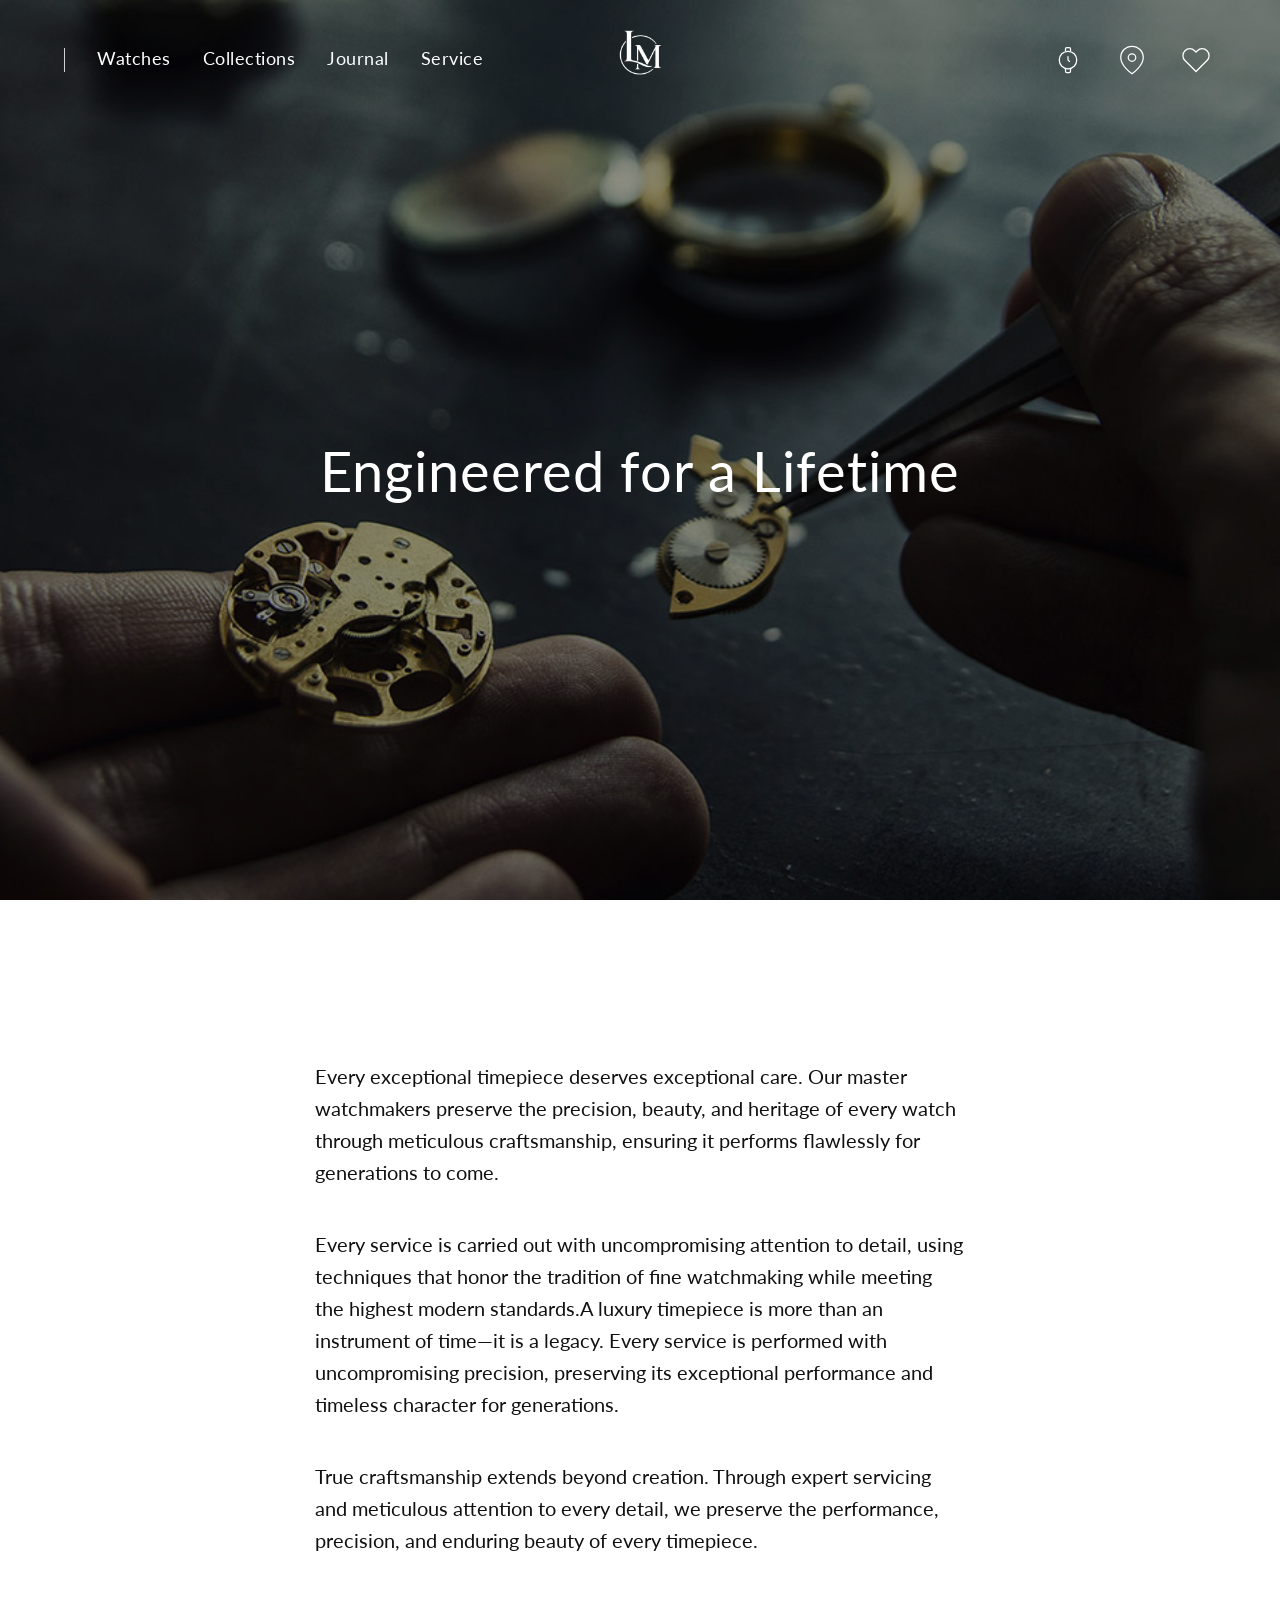
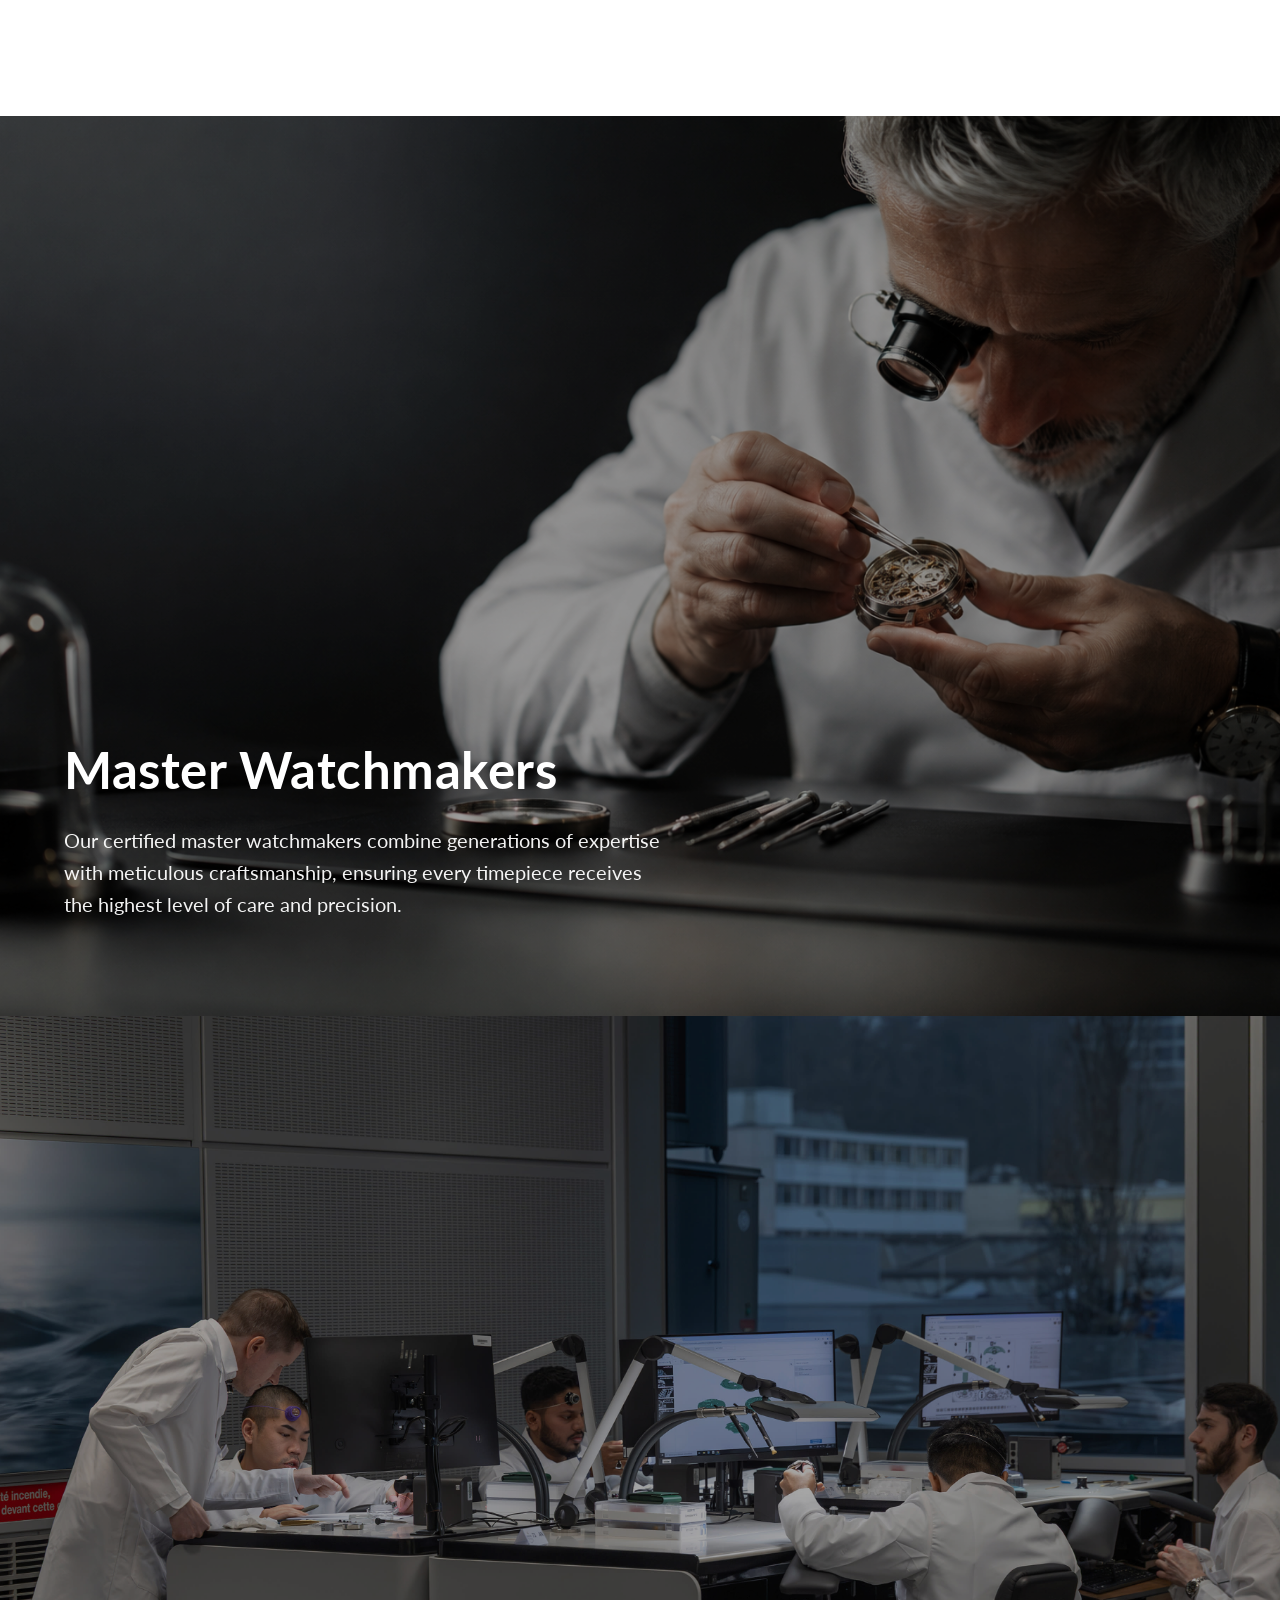
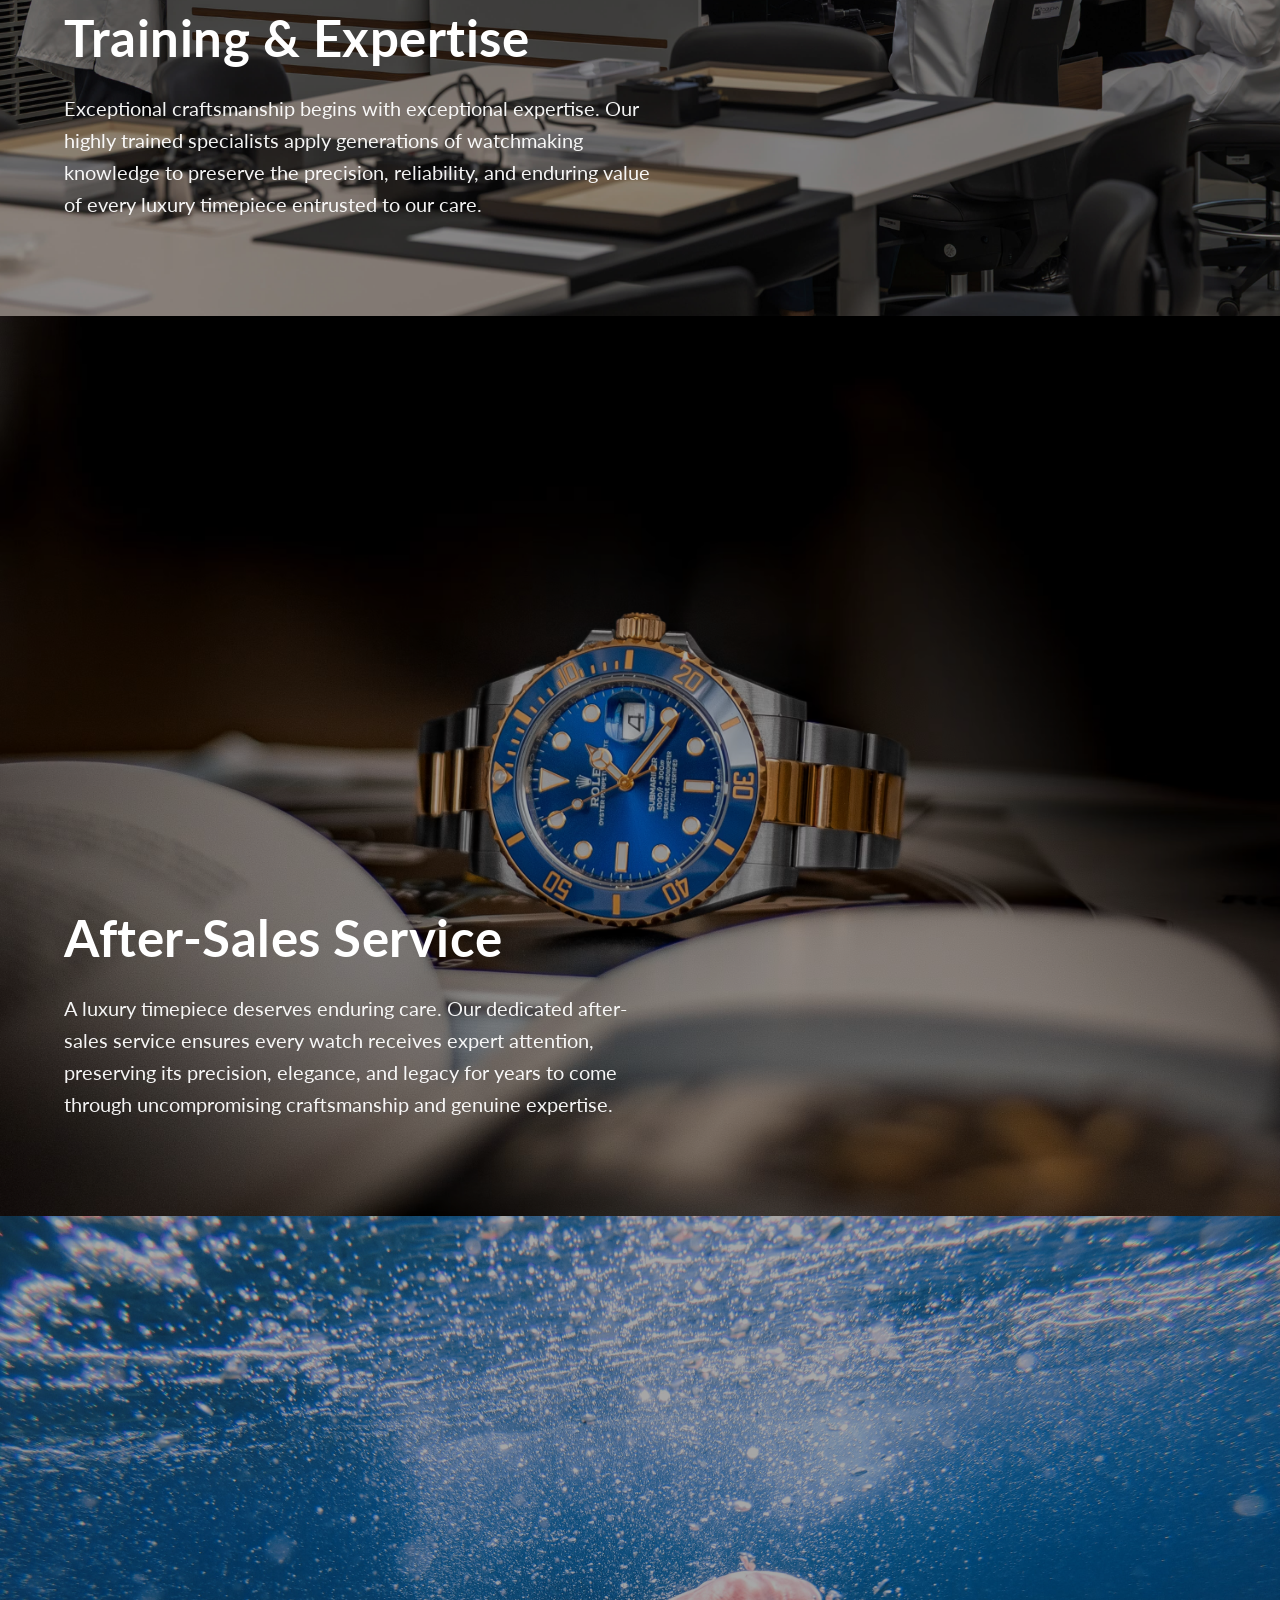
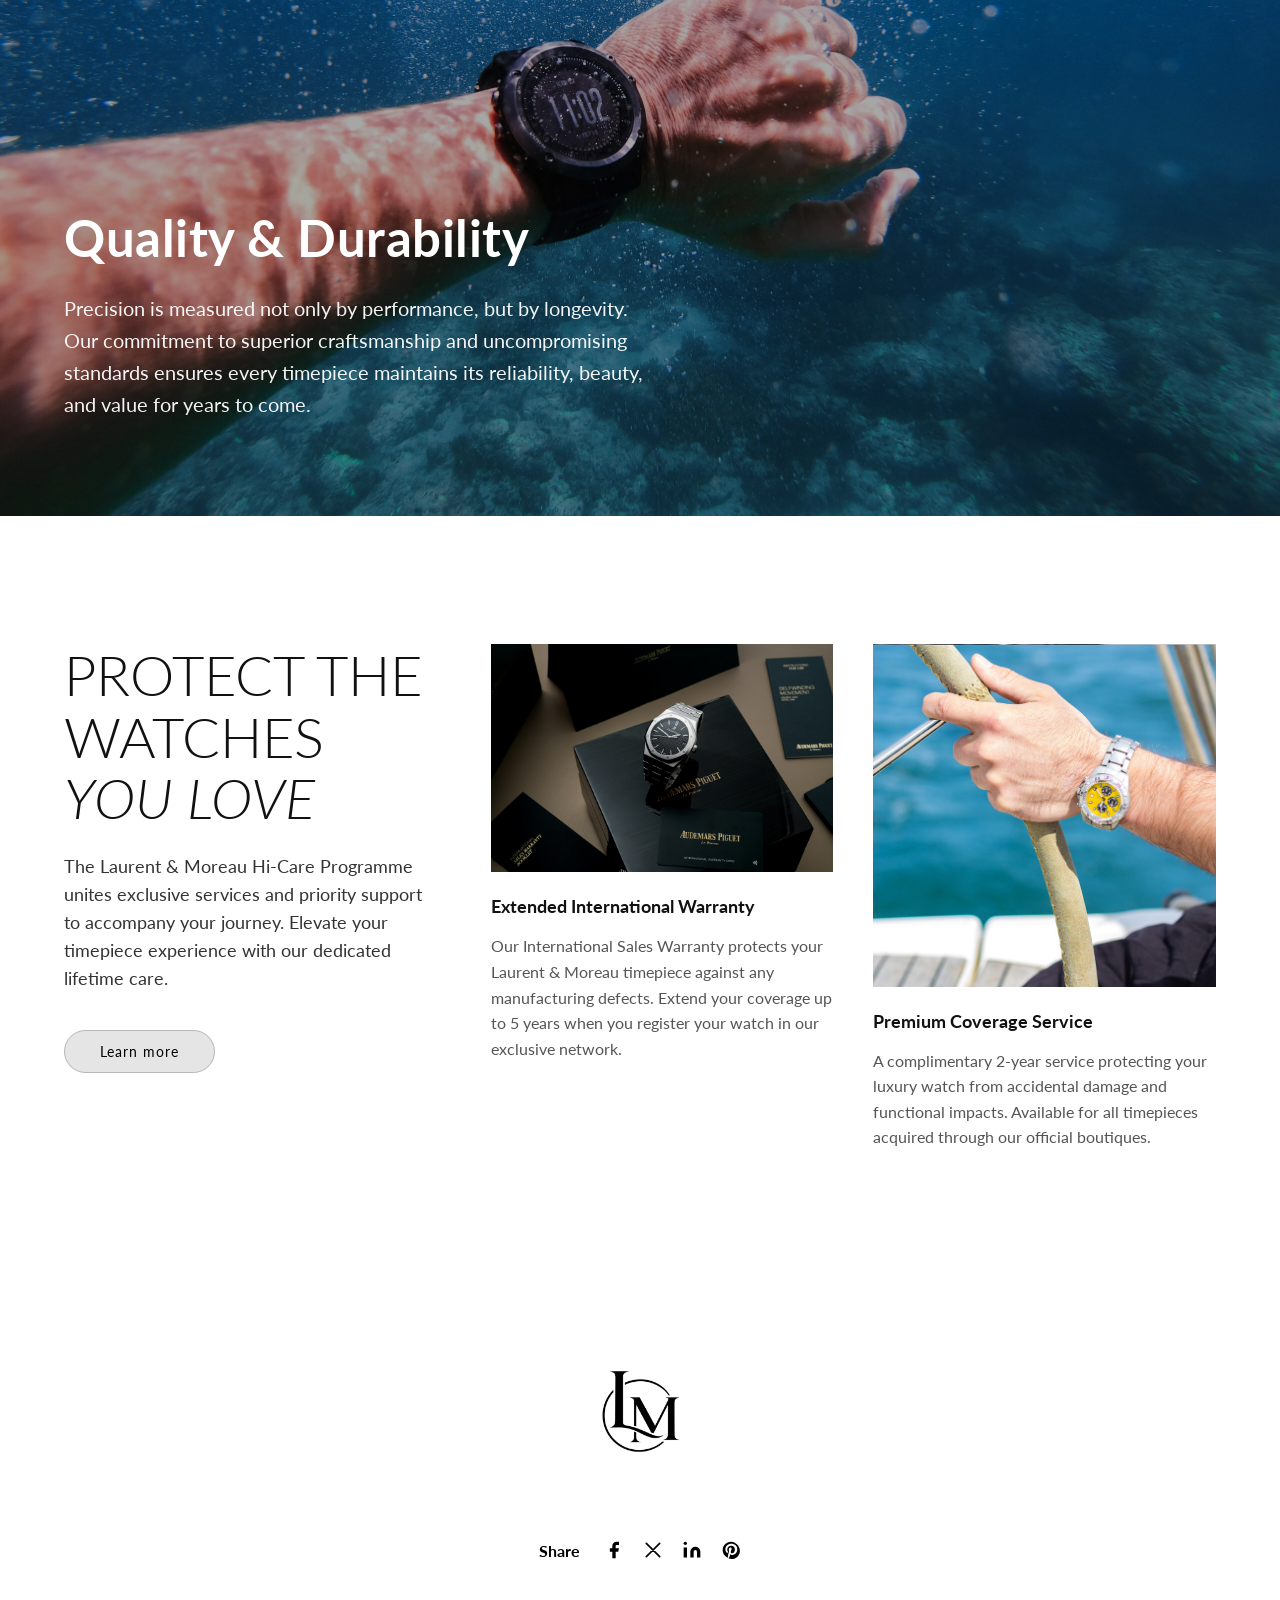
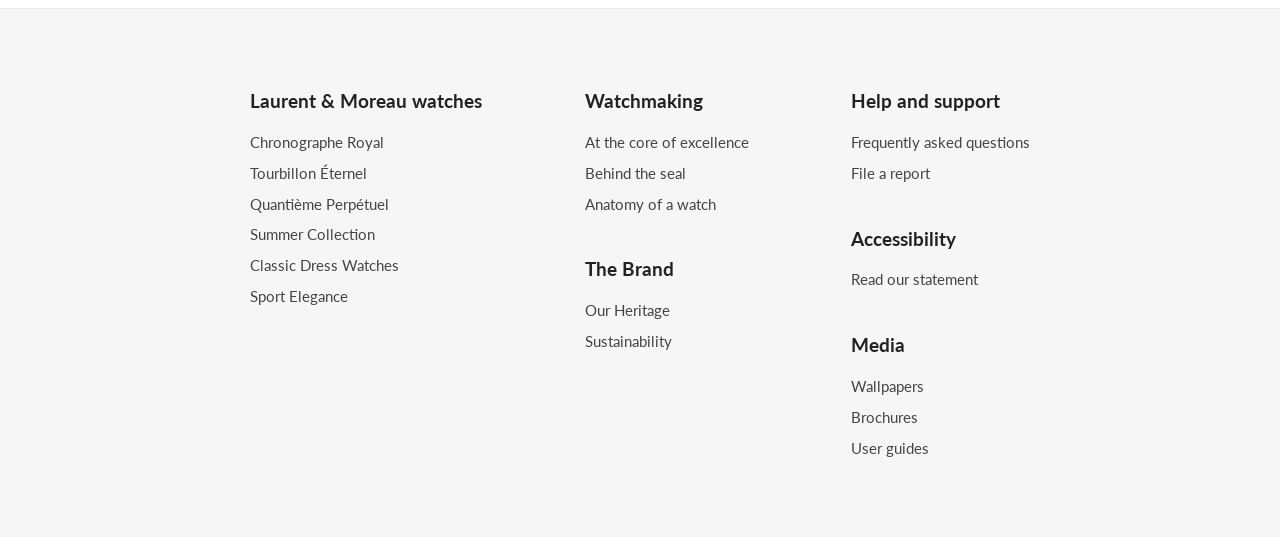
<file: services/services.html>
<!DOCTYPE html>
<html lang="en">
<head>
    <meta charset="UTF-8">
    <meta name="viewport" content="width=device-width, initial-scale=1.0">
    <title>Services - Laurent & Moreau</title>
    
    <!-- Го повикуваме navbar.css од components папката -->
    <link rel="stylesheet" href="../components/navbar.css"> 
    
    <!-- Вчитај го стилот за оваа страна -->
    <link rel="stylesheet" href="services.css">
        <link rel="stylesheet" href="../footer/footer.css">
    <!-- Вчитај го фонтот Lato од Google Fonts -->
    <link rel="preconnect" href="https://fonts.googleapis.com">
    <link rel="preconnect" href="https://fonts.gstatic.com" crossorigin>
    <link href="https://fonts.googleapis.com/css2?family=Lato:wght@300;400;700&display=swap" rel="stylesheet">
</head>
<body>

    <!-- Главната секција која сега го содржи и менито -->
    <section class="fullscreen-service">
        <div id="navbar"></div>
        <div class="service-content">
            <h1>Engineered for a Lifetime</h1>
        </div>
    </section>

    <!-- ВТОРА СЕКЦИЈА: Текст -->
    <section class="text-section">
        <div class="text-container">
            <p>Every exceptional timepiece deserves exceptional care. Our master watchmakers preserve the precision, beauty, and heritage of every watch through meticulous craftsmanship, ensuring it performs flawlessly for generations to come.</p>
            <p>Every service is carried out with uncompromising attention to detail, using techniques that honor the tradition of fine watchmaking while meeting the highest modern standards.A luxury timepiece is more than an instrument of time—it is a legacy. Every service is performed with uncompromising precision, preserving its exceptional performance and timeless character for generations.</p>
            <p>True craftsmanship extends beyond creation. Through expert servicing and meticulous attention to every detail, we preserve the performance, precision, and enduring beauty of every timepiece.</p>
        </div>
    </section>

    <!-- НОВ ЗАЕДНИЧКИ КОНТЕЈНЕР ЗА СТАКИНГ ЕФЕКТОТ -->
<div class="scroll-wrapper">

        <!-- ПРВА СЕКЦИЈА -->
        <section class="master-section slika-1">
            <div class="master-container">
                <h2>Master Watchmakers</h2>
                <p>Our certified master watchmakers combine generations of expertise with meticulous craftsmanship, ensuring every timepiece receives the highest level of care and precision.</p>
            </div>
        </section>

        <!-- ВТОРА СЕКЦИЈА -->
        <section class="master-section slika-2">
            <div class="master-container">
                <h2>Training & Expertise</h2>
                <p>Exceptional craftsmanship begins with exceptional expertise. Our highly trained specialists apply generations of watchmaking knowledge to preserve the precision, reliability, and enduring value of every luxury timepiece entrusted to our care.</p>
            </div>
        </section>
        
        <!-- ТРЕТА СЕКЦИЈА -->
        <section class="master-section slika-3">
            <div class="master-container">
                <h2>After-Sales Service</h2>
                <p>A luxury timepiece deserves enduring care. Our dedicated after-sales service ensures every watch receives expert attention, preserving its precision, elegance, and legacy for years to come through uncompromising craftsmanship and genuine expertise.</p>
            </div>
        </section>
        
        <!-- ЧЕТВРТА СЕКЦИЈА (Останува иста) -->
        <section class="training-section">
            <div class="training-container">
                <h2>Quality & Durability</h2>
                <p>Precision is measured not only by performance, but by longevity. Our commitment to superior craftsmanship and uncompromising standards ensures every timepiece maintains its reliability, beauty, and value for years to come.</p>
            </div>
        </section>

    </div>





        <section class="protection-section">
        <div class="protection-left">
            <h2>PROTECT THE<br>WATCHES<br><em>YOU LOVE</em></h2>
            <p>The Laurent & Moreau Hi-Care Programme unites exclusive services and priority support to accompany your journey. Elevate your timepiece experience with our dedicated lifetime care.</p>
            <a href="#" class="explore-btn">Learn more</a>
        </div>
        
        <div class="protection-right">
            <div class="protection-card">
                <img src="./sliki/protect.jpg" alt="Extended Warranty">
                <h3>Extended International Warranty</h3>
                <p>Our International Sales Warranty protects your Laurent & Moreau timepiece against any manufacturing defects. Extend your coverage up to 5 years when you register your watch in our exclusive network.</p>
            </div>
            
            <div class="protection-card">
                <img src="./sliki/dva.jpg" alt="Coverage Service">
                <h3>Premium Coverage Service</h3>
                <p>A complimentary 2-year service protecting your luxury watch from accidental damage and functional impacts. Available for all timepieces acquired through our official boutiques.</p>
            </div>
        </div>
    </section>


        <div id="footer-placeholder"></div>
    
    <!-- Скриптите што ја врши целата работа -->
    <script src="../components/navbar.js"></script> 
    <script src="services.js"></script>
    
</body>
</html>
</file>
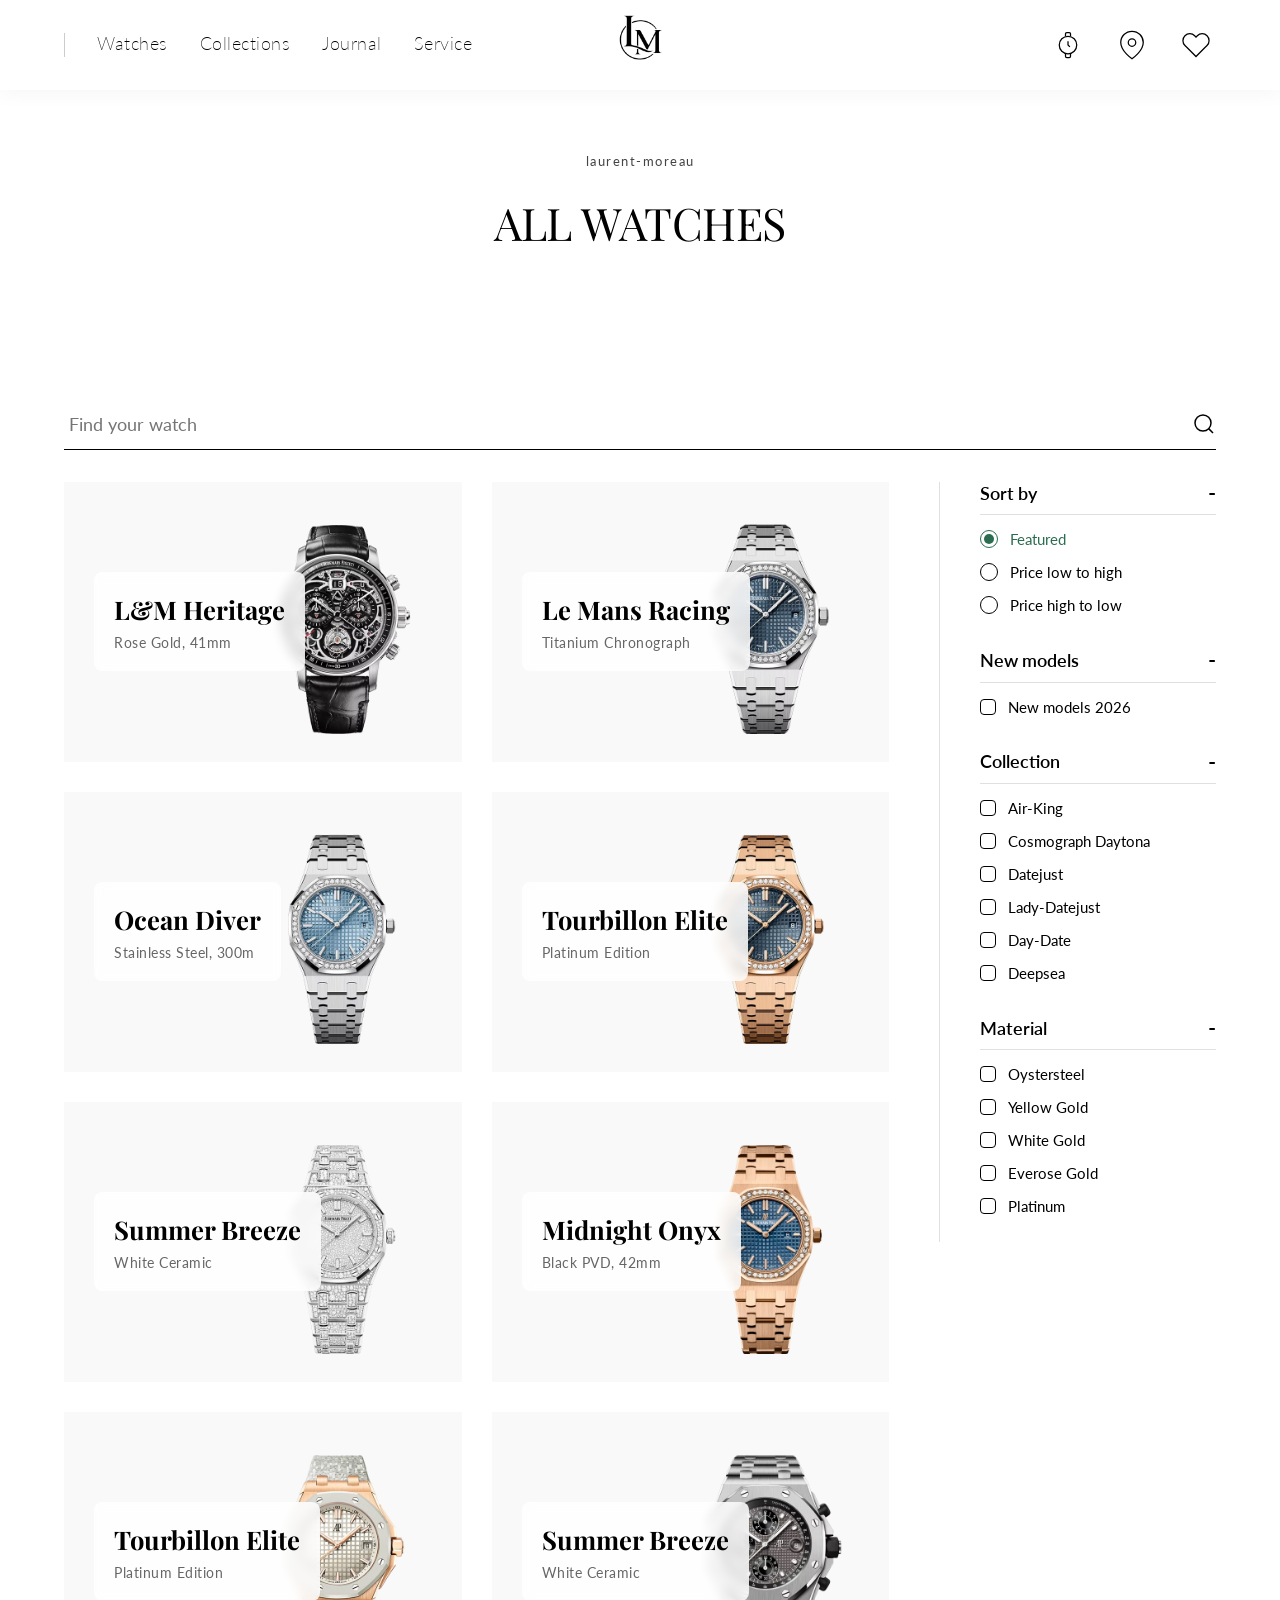
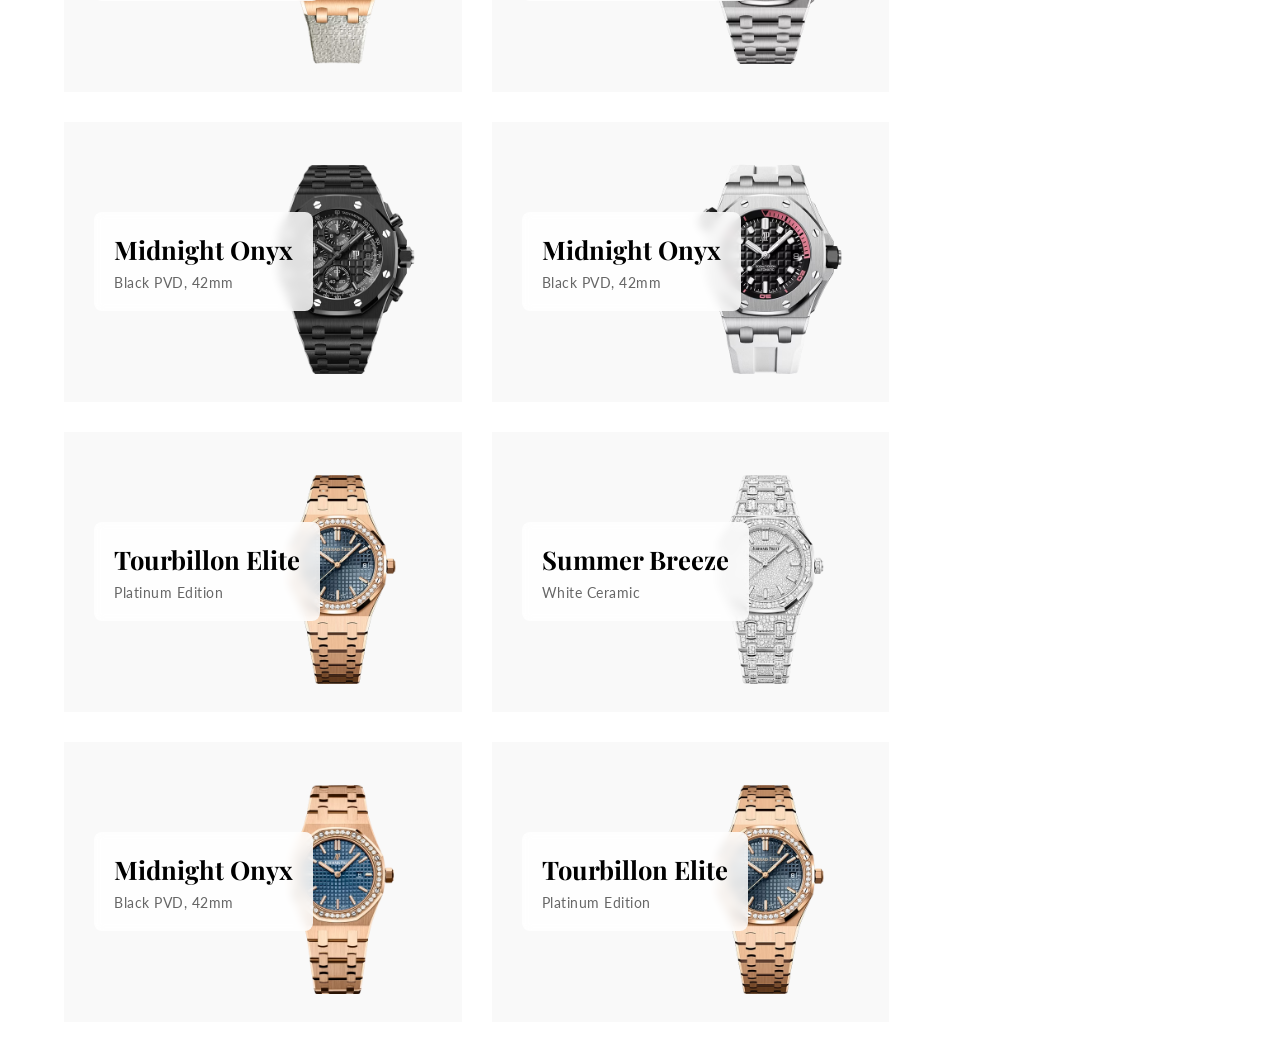
<file: watch/watch.html>
<!DOCTYPE html>
<html lang="en">
<head>
    <meta charset="UTF-8">
    <meta name="viewport" content="width=device-width, initial-scale=1.0">
    <title>All Watches - Laurent Moreau</title>
    <link href="https://fonts.googleapis.com/css2?family=Lato:wght@300;400;600&family=Playfair+Display:wght@400;600&display=swap" rel="stylesheet">
    
    <link rel="stylesheet" href="../components/navbar.css">
    <link rel="stylesheet" href="watch.css">
    
    <script src="../components/navbar.js" defer></script>
    <script src="watch.js" defer></script>
</head>
<body>
    
    <div id="navbar"></div>

    <main class="watch-page-container">
        <header class="page-header">
            <span class="brand-subtitle">Laurent-Moreau</span>
            <h1 class="page-title">ALL WATCHES</h1>
        </header>

        <div class="search-container">
            <input type="text" placeholder="Find your watch" class="search-input">
            <svg class="search-icon" xmlns="http://www.w3.org/2000/svg" width="24" height="24" viewBox="0 0 24 24" fill="none" stroke="currentColor" stroke-width="1.5"><circle cx="11" cy="11" r="8"/><line x1="21" y1="21" x2="16.65" y2="16.65"/></svg>
        </div>

        <div class="content-split">
            
            <section class="watches-scroll-area">
                <div class="watches-grid" id="watchesGrid">
                    </div>
            </section>

            <aside class="filters-scroll-area">
                <div class="filters-content">
                    
                    <div class="filter-group">
                        <div class="filter-header">
                            <h3>Sort by</h3>
                            <span class="toggle-icon">-</span>
                        </div>
                        <div class="filter-options">
                            <label class="custom-label">
                                <input type="radio" name="sort" checked>
                                <span class="radio-mark"></span>
                                <span class="label-text featured-text">Featured</span>
                            </label>
                            <label class="custom-label">
                                <input type="radio" name="sort">
                                <span class="radio-mark"></span>
                                <span class="label-text">Price low to high</span>
                            </label>
                            <label class="custom-label">
                                <input type="radio" name="sort">
                                <span class="radio-mark"></span>
                                <span class="label-text">Price high to low</span>
                            </label>
                        </div>
                    </div>
                    
                    <div class="filter-group">
                        <div class="filter-header">
                            <h3>New models</h3>
                            <span class="toggle-icon">-</span>
                        </div>
                        <div class="filter-options">
                            <label class="custom-label">
                                <input type="checkbox">
                                <span class="check-mark"></span>
                                <span class="label-text">New models 2026</span>
                            </label>
                        </div>
                    </div>

                    <div class="filter-group">
                        <div class="filter-header">
                            <h3>Collection</h3>
                            <span class="toggle-icon">-</span>
                        </div>
                        <div class="filter-options">
                            <label class="custom-label"><input type="checkbox"><span class="check-mark"></span><span class="label-text">Air-King</span></label>
                            <label class="custom-label"><input type="checkbox"><span class="check-mark"></span><span class="label-text">Cosmograph Daytona</span></label>
                            <label class="custom-label"><input type="checkbox"><span class="check-mark"></span><span class="label-text">Datejust</span></label>
                            <label class="custom-label"><input type="checkbox"><span class="check-mark"></span><span class="label-text">Lady-Datejust</span></label>
                            <label class="custom-label"><input type="checkbox"><span class="check-mark"></span><span class="label-text">Day-Date</span></label>
                            <label class="custom-label"><input type="checkbox"><span class="check-mark"></span><span class="label-text">Deepsea</span></label>
                        </div>
                    </div>

                    <div class="filter-group">
                        <div class="filter-header">
                            <h3>Material</h3>
                            <span class="toggle-icon">-</span>
                        </div>
                        <div class="filter-options">
                            <label class="custom-label"><input type="checkbox"><span class="check-mark"></span><span class="label-text">Oystersteel</span></label>
                            <label class="custom-label"><input type="checkbox"><span class="check-mark"></span><span class="label-text">Yellow Gold</span></label>
                            <label class="custom-label"><input type="checkbox"><span class="check-mark"></span><span class="label-text">White Gold</span></label>
                            <label class="custom-label"><input type="checkbox"><span class="check-mark"></span><span class="label-text">Everose Gold</span></label>
                            <label class="custom-label"><input type="checkbox"><span class="check-mark"></span><span class="label-text">Platinum</span></label>
                        </div>
                    </div>

                    <div class="filter-group">
                        <div class="filter-header">
                            <h3>Dial Color</h3>
                            <span class="toggle-icon">-</span>
                        </div>
                        <div class="filter-options">
                            <label class="custom-label"><input type="checkbox"><span class="check-mark"></span><span class="label-text">Black</span></label>
                            <label class="custom-label"><input type="checkbox"><span class="check-mark"></span><span class="label-text">White</span></label>
                            <label class="custom-label"><input type="checkbox"><span class="check-mark"></span><span class="label-text">Blue</span></label>
                            <label class="custom-label"><input type="checkbox"><span class="check-mark"></span><span class="label-text">Silver</span></label>
                            <label class="custom-label"><input type="checkbox"><span class="check-mark"></span><span class="label-text">Green</span></label>
                        </div>
                    </div>

                </div>
            </aside>
            
        </div>
    </main>

</body>
</html>
</file>
<file: components/navbar.css>
/* --- Навигација --- */
.navbar {
    display: flex;
    justify-content: space-between;
    align-items: center;
    width: 100%;
    height: 40px; 
    position: relative;
    padding: 0; 
    z-index: 1000; 
}

.navbar::before {
    content: '';
    position: fixed;
    top: 0;
    left: 0;
    width: 100%;
    height: 90px;
    background-color: #ffffff;
    z-index: -1;
    opacity: 0;
    visibility: hidden;
    transition: opacity 0.4s cubic-bezier(0.25, 0.8, 0.25, 1);
}

.navbar.mega-active::before {
    opacity: 1;
    visibility: visible;
}

.navbar.mega-active .nav-link { color: #000000; }
.navbar.mega-active .nav-link::after { background-color: #000000; }
.navbar.mega-active .active-menu-link::after {
    transform: scaleX(1);
    transform-origin: left;
}
.navbar.mega-active .vertical-line { background-color: #000000; opacity: 0.2; }
.navbar.mega-active .nav-right svg { color: #000000; stroke: #000000; }
.navbar.mega-active .logo img { filter: brightness(0); }

.nav-left {
    display: flex;
    align-items: center;
    gap: 2rem;
}

.vertical-line {
    width: 1px;
    height: 24px;
    background-color: #ffffff;
    opacity: 0.8;
    transition: background-color 0.4s ease, opacity 0.4s ease;
}

nav {
    display: flex;
    gap: 2rem;
}

.nav-link {
    color: #ffffff;
    text-decoration: none;
    font-size: 1.15rem; 
    letter-spacing: 0.5px;
    position: relative;
    padding-bottom: 4px;
    font-family: 'Lato', sans-serif;
    transition: color 0.4s ease;
}

.nav-link::after {
    content: '';
    position: absolute;
    width: 100%;
    height: 1px;
    bottom: 0;
    left: 0;
    background-color: #ffffff;
    transform: scaleX(0);
    transform-origin: right; 
    transition: transform 0.4s cubic-bezier(0.25, 0.8, 0.25, 1), background-color 0.4s ease;
}

.nav-link:hover::after {
    transform: scaleX(1);
    transform-origin: left; 
}

.logo {
    position: absolute;
    left: 50%;
    top: 50%;
    transform: translate(-50%, -50%);
    display: flex;
    align-items: center;
    z-index: 1;
}

.logo img {
    height: 90px; 
    width: auto;
    display: block;
    object-fit: contain;
    transition: filter 0.4s ease;
}
.logo h1 {
    font-family: 'Playfair Display', serif;
    font-size: 2.5rem;
    font-weight: 400;
    letter-spacing: -1px;
    border: 1px solid #ffffff;
    border-radius: 50%;
    padding: 10px 15px;
    line-height: 1;
}

.nav-right {
    display: flex;
    gap: 1.5rem;
    align-items: center;
    color: #ffffff; 
    position: relative;
    z-index: 5;
}

.nav-right a, .nav-right svg {
    color: inherit; 
    text-decoration: none; 
}

.nav-right svg {
    cursor: pointer;
    transition: opacity 0.3s ease, color 0.4s ease, stroke 0.4s ease;
    display: block; /* Спречува a href да создава чуден простор околу иконата */
}

.nav-right svg:hover, .nav-right a:hover svg {
    opacity: 0.6;
}

.navbar-white {
    position: fixed;
    font-weight: 200;
    top: -120px; 
    left: 0;
    width: 100%;
    height: 90px; 
    background-color: #ffffff;
    z-index: 1000;
    padding: 0 4rem; 
    box-shadow: 0 4px 20px rgba(0, 0, 0, 0.04); 
    transition: top 0.5s cubic-bezier(0.22, 1, 0.36, 1); 
    display: flex;
    justify-content: space-between;
    align-items: center;
}

.navbar-white.show {
    top: 0;
}

.navbar-white .nav-link {
    color: #000000;
}

.navbar-white .nav-link::after {
    background-color: #000000;
}

.navbar-white .vertical-line {
    background-color: #000000;
    opacity: 0.2;
}

.navbar-white .nav-right svg {
    color: #000000;
    stroke: #000000;
}

.navbar-white .logo img {
    filter: brightness(0); 
}

/* --- ДЕСКТОП МЕГА МЕНИ --- */
.mega-menu {
    position: fixed; 
    top: 90px; 
    left: 0;
    width: 100%; 
    background-color: #ffffff;
    color: #000000;
    opacity: 0;
    visibility: hidden;
    transform: translateY(-30px);
    transition: opacity 0.5s cubic-bezier(0.25, 0.46, 0.45, 0.94), 
                transform 0.5s cubic-bezier(0.25, 0.46, 0.45, 0.94), 
                visibility 0.5s;
    z-index: 999;
    display: flex;
    justify-content: center;
    padding: 4rem 5%;
    border-top: 1px solid rgba(0, 0, 0, 0.05);
    box-shadow: 0 20px 40px rgba(0,0,0,0.05);
}

.mega-menu.active {
    opacity: 1;
    visibility: visible;
    transform: translateY(0);
}

.mega-menu-content {
    display: flex;
    width: 100%;
    max-width: 100%;
    gap: 6rem;
}

.mega-menu-left {
    flex: 0 0 250px;
    display: flex;
    flex-direction: column;
}

.mega-menu-title {
    font-family: 'Lato', sans-serif;
    font-size: 0.75rem; 
    letter-spacing: 2px;
    text-transform: uppercase;
    color: #888888;
    margin-bottom: 2rem;
    font-weight: 600;
}

.mega-menu-links {
    list-style: none;
    padding: 0;
    margin: 0;
    display: flex;
    flex-direction: column;
    gap: 1.2rem;
}

.mega-menu-links a {
    color: #000000; 
    text-decoration: none;
    font-family: 'Lato', sans-serif; 
    font-size: 1.1rem; 
    font-weight: 400;
    transition: color 0.3s ease, transform 0.3s ease;
    display: inline-block;
}

.mega-menu-links a:hover {
    color: #777777; 
    transform: translateX(5px);
}

.mega-menu-right {
    display: flex;
    gap: 2rem;
    flex: 1;
    justify-content: space-between;
}

.mega-menu-image-card {
    display: flex;
    flex-direction: column;
    gap: 1rem;
    text-decoration: none;
    color: #000000; 
    flex: 1;
    transition: opacity 0.3s ease;
}

.mega-menu-image-card:hover {
    opacity: 0.8;
}

.mega-menu-image-card img {
    width: 100%;
    height: 320px;
    object-fit: cover;
}

.mega-menu-image-card span {
    font-family: 'Lato', sans-serif;
    font-size: 0.85rem;
    letter-spacing: 1.5px;
    text-transform: uppercase;
    text-align: center;
    border-bottom: 1px solid transparent;
    padding-bottom: 4px;
    align-self: center;
    transition: border-color 0.3s ease;
    font-weight: 600;
}

.mega-menu-image-card:hover span {
    border-color: #000000;
}

.hamburger, .mobile-menu-overlay { 
    display: none; 
}

/* --- МОБИЛНА ВЕРЗИЈА (Телефони и Таблети до 1024px) --- */
@media (max-width: 1024px) {
    .navbar, .navbar-white {
        padding: 0 1.2rem !important; 
        height: 60px; 
    }
    
    .nav-left nav, .nav-left .vertical-line, .mega-menu {
        display: none !important;
    }

    .nav-left {
        flex: 1;
        display: flex;
        justify-content: flex-start;
    }

    .hamburger {
        display: flex;
        align-items: center;
        cursor: pointer;
        color: #ffffff;
        z-index: 10;
        padding: 5px; 
    }
    
    .navbar-white .hamburger {
        color: #000000;
    }

    .logo { 
        position: absolute;
        left: 50%;
        top: 50%;
        transform: translate(-50%, -50%);
        z-index: 10;
    }
    .logo img { 
        height: 40px !important; 
    }

    .nav-right { 
        flex: 1;
        display: flex;
        justify-content: flex-end;
        gap: 1rem !important;
        padding-right: 0.4rem;
    }
    
    .nav-right svg { 
        width: 26px !important; 
        height: 26px !important; 
    }

    .mobile-menu-overlay {
        display: flex;
        flex-direction: column;
        position: fixed;
        top: 0;
        left: 0;
        width: 100%;
        height: 100vh;
        height: 100dvh;
        background-color: #ffffff;
        z-index: 99999;
        transform: translateY(-100%); 
        transition: transform 0.6s cubic-bezier(0.85, 0, 0.15, 1); 
        color: #000000;
        overflow-y: auto;
        overflow-x: hidden; 
    }

    .mobile-menu-overlay.active {
        transform: translateY(0); 
    }

    .mobile-menu-header {
        display: flex;
        justify-content: space-between;
        align-items: center;
        padding: 1.2rem;
        background: #ffffff;
        border-bottom: 1px solid rgba(0,0,0,0.05);
    }

    .close-menu {
        background: none;
        border: none;
        cursor: pointer;
        color: #000000;
        padding: 5px;
        display: flex;
    }

    .mobile-logo img {
        height: 40px;
        filter: brightness(0); 
    }

    .mobile-nav-links {
        display: flex;
        flex-direction: column;
        padding: 2.5rem 2rem;
        gap: 1.8rem;
        flex-grow: 1; 
    }

    .mobile-link {
        text-decoration: none;
        color: #000000;
        font-family: 'Lato', sans-serif;
        font-size: 0.95rem; 
        font-weight: 400;
        display: flex;
        justify-content: space-between;
        align-items: center;
        border-bottom: 1px solid rgba(0,0,0,0.04);
        padding-bottom: 12px;
    }

    .mobile-link .arrow {
        font-weight: 300;
        font-family: sans-serif;
        font-size: 0.8rem; 
        color: #888;
    }

    .mobile-sub-links {
        margin-top: 1rem;
        display: flex;
        flex-direction: column;
        gap: 1.5rem;
    }

    .mobile-sublink {
        text-decoration: none;
        color: #444444;
        font-family: 'Lato', sans-serif;
        font-size: 0.78rem; 
        font-weight: 400;
        display: flex;
        align-items: center;
        gap: 1rem;
    }

    .mobile-menu-bottom-img {
        display: flex;
        flex-direction: column;
        gap: 1.2rem;
        width: 100%;
        box-sizing: border-box;
        padding: 0 2rem 2.5rem 2rem;
        margin-top: 2rem;
        overflow: hidden;
    }

    .mobile-menu-bottom-img img {
        display: block;
        width: 100%;
        max-width: 100%;
        box-sizing: border-box;
        height: 18vh;
        max-height: 18vh;
        object-fit: cover;
        object-position: center;
        flex-shrink: 0;
    }
}

/* --- Small screen heights: iPhone SE and similar (height ≤ 680px) --- */
@media (max-width: 1024px) and (max-height: 680px) {
    .mobile-menu-bottom-img {
        gap: 0.8rem;
        margin-top: 1rem;
        padding-bottom: 1.5rem;
    }

    .mobile-menu-bottom-img img {
        height: 13vh;
        max-height: 13vh;
    }
}

@media (max-width: 1024px) {
    .navbar .logo {
        position: absolute !important;
        left: 50% !important;
        top: 50% !important; 
        transform: translate(-50%, -50%) !important; 
        display: flex;
        justify-content: center;
        align-items: center;
        margin: 0 !important;
    }
    
    .navbar .logo img {
        height: 55px !important; 
        width: auto !important;
    }

    .navbar .nav-right {
        margin-right: -25px !important;
        padding-right: 0 !important;
    }
}
</file>
<file: services/services.css>
/* Ресетирање на основните маргини */
* {
    margin: 0;
    padding: 0;
    box-sizing: border-box;
}

body {
    font-family: 'Lato', sans-serif;
    background-color: #ffffff;
}

/* Секција на цел екран */
.fullscreen-service {
    width: 100%;
    height: 100vh;
    background-image: url('./sliki/hero.jpg'); 
    background-size: cover; 
    background-position: center; 
    background-repeat: no-repeat;
    position: relative;
    display: flex;
    flex-direction: column;
    padding: 2.5rem 4rem; 
}

.fullscreen-service::before {
    content: "";
    position: absolute;
    inset: 0;
    background: rgba(0, 0, 0, 0.45); 
    z-index: 1;
}

#navbar {
    position: relative;
    z-index: 10;
}

.service-content {
    position: relative;
    z-index: 2;
    flex-grow: 1; 
    display: flex;
    justify-content: center;
    align-items: center; 
}

.service-content h1 {
    font-family: 'Lato', sans-serif;
    font-size: 3.5rem; 
    font-weight: 400; 
    color: white; 
    letter-spacing: 1px; 
    text-align: center;
}

.text-section {
    width: 100%;
    background-color: #ffffff;
    padding: 10rem 2rem; 
    display: flex;
    justify-content: center;
    align-items: center;
}

.text-container {
    max-width: 650px; 
    width: 100%;
    /* Додадено за анимацијата */
    opacity: 0;
    transform: translateY(60px);
    transition: opacity 1.2s cubic-bezier(0.25, 1, 0.5, 1), transform 1.2s cubic-bezier(0.25, 1, 0.5, 1);
}

.text-container p {
    font-family: 'Lato', sans-serif;
    font-size: 1.25rem; 
    font-weight: 400;
    line-height: 1.6; 
    color: #111111;
    text-align: left; 
    margin-bottom: 2.5rem; 
}

.text-container p:last-child {
    margin-bottom: 0; 
}

.text-container.show {
    opacity: 1;
    transform: translateY(0);
}

/* ========================================= */
/* КОНТЕЈНЕР КОЈ ГИ ДРЖИ ДВЕТЕ СЕКЦИИ ЗАЕДНО */
/* ========================================= */
.scroll-wrapper {
    position: relative;
    width: 100%;
}

/* ========================================= */
/* СТИЛ ЗА ПОСЛЕДНАТА СЕКЦИЈА (MASTER WATCHMAKERS) */
/* ========================================= */
.master-section {
    width: 100%;
    height: 100vh; 
    /* background-image е избришано од тука за да не се повторува */
    background-size: cover;
    background-position: center;
    background-repeat: no-repeat;
    
    position: sticky;
    position: -webkit-sticky; 
    top: 0;
    z-index: 1; 
    
    display: flex;
    flex-direction: column;
    justify-content: flex-end; 
    padding: 6rem 4rem; 
}

.slika-1 { background-image: url('./sliki/master.png'); }
.slika-2 { background-image: url('./sliki/vtora.jpg'); } /* Смени го името на сликата */
.slika-3 { background-image: url('./sliki/treta.avif'); }

.master-section::before {
    content: "";
    position: absolute;
    inset: 0;
    background: rgba(0, 0, 0, 0.35); 
    z-index: 1;
}

.master-container {
    position: relative;
    z-index: 2;
    max-width: 600px; 
}

.master-container h2 {
    font-family: 'Lato', sans-serif;
    font-size: 3.2rem;
    font-weight: 700;
    color: #ffffff;
    margin-bottom: 1.5rem;
    letter-spacing: 0.5px;
}

.master-container p {
    font-family: 'Lato', sans-serif;
    font-size: 1.25rem;
    font-weight: 400;
    line-height: 1.6;
    color: #ffffff;
    opacity: 0.95;
}

/* ========================================= */
/* НОВА СЕКЦИЈА: TRAINING & EXPERTISE */
/* ========================================= */
.training-section {
    width: 100%;
    height: 100vh; 
    background-image: url('./sliki/water.jpg'); 
    background-size: cover;
    background-position: center;
    background-repeat: no-repeat;
    
    position: relative;
    z-index: 2; 
    
    display: flex;
    flex-direction: column;
    justify-content: flex-end; 
    padding: 6rem 4rem; 
}

.training-section::before {
    content: "";
    position: absolute;
    inset: 0;
    background: rgba(0, 0, 0, 0.35); 
    z-index: 1;
}

.training-container {
    position: relative;
    z-index: 2;
    max-width: 600px; 
    
    opacity: 0;
    transform: translateY(60px);
    transition: opacity 1.2s cubic-bezier(0.25, 1, 0.5, 1), transform 1.2s cubic-bezier(0.25, 1, 0.5, 1);
}

.training-container.show {
    opacity: 1;
    transform: translateY(0);
}

.training-container h2 {
    font-family: 'Lato', sans-serif;
    font-size: 3.2rem;
    font-weight: 700;
    color: #ffffff;
    margin-bottom: 1.5rem;
    letter-spacing: 0.5px;
}

.training-container p {
    font-family: 'Lato', sans-serif;
    font-size: 1.25rem;
    font-weight: 400;
    line-height: 1.6;
    color: #ffffff;
    opacity: 0.95;
}



/* ========================================= */
/* NOVA SEKCIJA: PROTECT THE WATCHES         */
/* ========================================= */
.protection-section {
    width: 100%;
    background-color: #ffffff;
    padding: 8rem 4rem;
    display: flex;
    justify-content: space-between;
    align-items: flex-start;
    gap: 4rem;
}

.protection-left {
    flex: 1;
    max-width: 400px;
}

.protection-left h2 {
    font-family: 'Lato', sans-serif;
    font-size: 3.5rem;
    font-weight: 300; /* Tanji font za luksuzan izgled */
    color: #111111;
    line-height: 1.1;
    margin-bottom: 1.5rem;
}

.protection-left h2 em {
    font-style: italic;
    font-weight: 300;
}

.protection-left p {
    font-family: 'Lato', sans-serif;
    font-size: 1.1rem;
    font-weight: 400;
    line-height: 1.6;
    color: #333333;
    margin-bottom: 3rem;
}

/* Stil gumba točno prema tvojoj slici (kopce.JPG) */
.explore-btn {
    color: black;
    text-decoration: none;
    font-size: 0.9rem;
    letter-spacing: 1px;
    padding: 12px 35px;
    border-radius: 30px;
    background: rgba(0, 0, 0, 0.1);
    border: 1px solid rgba(0, 0, 0, 0.2);
    transition: all 0.3s ease;
}
.protection-right {
    flex: 2;
    display: flex;
    gap: 2.5rem;
}

.protection-card {
    flex: 1;
    display: flex;
    flex-direction: column;
}

.protection-card img {
    width: 100%;
    height: auto;
    object-fit: cover;
    margin-bottom: 1.5rem;
}

.protection-card h3 {
    font-family: 'Lato', sans-serif;
    font-size: 1.1rem;
    font-weight: 700;
    color: #111111;
    margin-bottom: 1rem;
}

.protection-card p {
    font-family: 'Lato', sans-serif;
    font-size: 1rem;
    font-weight: 400;
    line-height: 1.6;
    color: #555555;
}


/* ========================================= */
/* ПРОФЕСИОНАЛНА МОБИЛНА ВЕРЗИЈА (ПОД 992px) */
/* ========================================= */

@media screen and (max-width: 992px) {
    /* Прилагодување на последната секција со големата слика */
    .training-section {
        padding: 4rem 2rem; /* Помал простор од страните за мобилен */
        height: auto;
        min-height: 100vh;
    }
.slika-1 {
    /* Стандардно е center (50%). Со 30% ја поместуваме сликата. 
       Ако сакаш уште повеќе, стави 20% или 10%. */
    background-position: 30% center; 
}

/* 2. Активирање на sticky ефектот на мобилен (сликите да стојат во место) */
.master-section {
    position: -webkit-sticky; 
    position: sticky;
    top: 0;
    height: 100vh; 
    height: 100svh; /* 100svh спречува сликата да "скока" кога ќе се скрие URL лентата на телефонот */
    padding: 4rem 2rem; /* Го изедначуваме падингот со training-section за да не се крши ефектот */
}

/* 3. Изедначување на текстот за мобилен */
.master-container p {
    font-size: 1rem; 
}

/* 4. Фикс за iOS Safari: овозможува секциите мазно да се лизгаат една преку друга */
.scroll-wrapper {
    clip-path: inset(0 0 0 0);
}
    .training-container p {
        font-size: 1rem; /* Оптимизиран фонт за читање на помали екрани */
    }

    /* Прилагодување на секцијата 'Protect the watches' */
    .protection-section {
        flex-direction: column; /* Ги поставуваме левиот и десниот дел еден под друг */
        padding: 4rem 2rem;
        gap: 3rem;
    }

    .protection-left {
        max-width: 100%;
        text-align: center; /* Центрирањето изгледа попремиум на мобилен */
        display: flex;
        flex-direction: column;
        align-items: center;
    }

    .protection-left h2 {
        font-size: 2.5rem; /* Намален наслов за да не излегува од екран */
    }

    .protection-right {
        flex-direction: column; /* Картичките со слики ги редиме една под друга */
        width: 100%;
        gap: 2.5rem;
    }

    .protection-card {
        width: 100%;
        align-items: center;
        text-align: center;
    }

    .protection-card img {
        max-width: 100%;
        border-radius: 4px; /* Опционално: малку помек раб на сликите за мобилен */
    }
}

/* Дополнителни ситни корекции за многу мали телефони (под 480px) */
@media screen and (max-width: 480px) {
    .protection-left h2 {
        font-size: 2rem;
    }
    
    .explore-btn {
        width: 100%; /* Копчето завзема цела ширина на мали екрани за полесно кликање */
        text-align: center;
        box-sizing: border-box;
    }
}

/* ================================================================ */
/* MOBILE RESPONSIVE STYLES — 320px to 768px                        */
/* Everything above this point, including the existing 992px and    */
/* 480px breakpoints, is untouched. Desktop (>768px) keeps rendering*/
/* pixel-for-pixel identical. Every rule below is nested inside a   */
/* max-width: 768px query, so none of it ever reaches desktop.      */
/* ================================================================ */
@media screen and (max-width: 768px) {

    /* Global safety net: guarantees no horizontal scroll on any phone */
    html,
    body {
        overflow-x: hidden;
    }

    img {
        max-width: 100%;
        height: auto;
    }

    /* ---- Hero (fullscreen-service) ---- */
    .fullscreen-service {
        padding: 2rem 1.5rem;
        height: 100vh;
        height: 100svh; /* avoids the mobile address-bar viewport jump */
    }

    .service-content h1 {
        font-size: clamp(1.875rem, 7vw, 2.5rem);
        line-height: 1.25;
        letter-spacing: 0.5px;
        overflow-wrap: break-word;
    }

    /* ---- Intro text section ---- */
    .text-section {
        padding: 4rem 1.5rem;
    }

    .text-container p {
        font-size: 1.05rem;
        line-height: 1.65;
        margin-bottom: 1.75rem;
    }

    /* ---- Sticky stacking sections: Master Watchmakers / Training & Expertise / After-Sales Service ---- */
    .master-section {
        height: 100vh;
        height: 100svh;
        padding: 2rem 1.5rem 3.5rem;
    }

    .master-container h2,
    .training-container h2 {
        font-size: clamp(1.75rem, 6vw, 2.25rem);
        line-height: 1.2;
        margin-bottom: 1rem;
        overflow-wrap: break-word;
    }

    .master-container p {
        font-size: 1rem;
    }

    /* ---- Quality & Durability: align side padding with the rest ---- */
.training-section {
    padding: 4rem 2rem;
    height: auto;
    min-height: 100vh;
    min-height: 100svh; /* <-- ДОДАДИ ЈА САМО ОВАА ЛИНИЈА */
}

    /* ---- Protect the watches: align side padding with the rest ---- */
    .protection-section {
        padding: 4rem 1.5rem;
    }

    /* ---- CTA button: bigger, more reliable touch target ---- */
    .explore-btn {
        display: inline-block;
        padding: 16px 32px;
        font-size: 0.95rem;
    }
}
</file>
<file: footer/footer.css>
/* --- FOOTER СЕКЦИЈА --- */
.site-footer {
    width: 100%;
    display: flex;
    flex-direction: column;
    background-color: #ffffff;
    color: #000000;
}

/* Лого */
.footer-logo-wrap {
    display: flex;
    justify-content: center;
    align-items: center;
    padding: 4rem 0 2rem 0;
}

.footer-main-logo {
    max-width: 180px;
    height: auto;
    filter: invert(1); /* Ова ќе ја направи сликата црна за да ја тестираш */
}

/* Share (Центрирано) */
.footer-share-wrap {
    display: flex;
    justify-content: center;
    align-items: center;
    gap: 1.5rem;
    padding: 0 0 3rem 0;
}

.share-label {
    font-family: 'Lato', sans-serif;
    font-weight: 700;
    font-size: 1rem;
    color: #000000;
}

.share-icons {
    display: flex;
    gap: 1.2rem;
    align-items: center;
}

.share-icons a {
    color: black; /* Карактеристичната зелена боја од сликата */
    transition: opacity 0.3s ease;
    display: flex;
    align-items: center;
}

.share-icons a:hover {
    opacity: 0.6;
}

/* Долни линкови (сива позадина) */
.footer-links-wrap {
    background-color: #f6f6f6; /* Светло сивата позадина од сликата */
    display: flex;
    justify-content: center;
    gap: 8vw; /* Растојание меѓу колоните */
    padding: 5rem 2rem;
    border-top: 1px solid #eaeaea;
}

.footer-col {
    display: flex;
    flex-direction: column;
    gap: 0.8rem;
}

.footer-col h3 {
    font-family: 'Lato', sans-serif;
    font-size: 1.2rem;
    font-weight: 700;
    color: #222222;
    margin-bottom: 0.5rem;
}

/* Класа за насловите што се подолу во истата колона */
.footer-col h3.margin-top {
    margin-top: 2rem; 
}

.footer-col a {
    font-family: 'Lato', sans-serif;
    text-decoration: none;
    color: #444444;
    font-size: 0.95rem;
    font-weight: 400;
    transition: color 0.3s ease;
}

.footer-col a:hover {
    color: #000000;
}
</file>
<file: watch/watch.css>
/* Основни ресетирања и отклучување на главниот скрол */
* {
    margin: 0;
    padding: 0;
    box-sizing: border-box;
}

body, html {
    font-family: 'Lato', sans-serif;
    background-color: #ffffff;
    color: #000000;
}

/* Контејнер позициониран под навигацијата */
.watch-page-container {
    padding-top: 110px; 
    max-width: 1400px;
    margin: 0 auto;
    display: flex;
    flex-direction: column;
    padding-left: 5%;
    padding-right: 5%;
}

/* Наслов */
.page-header {
    text-align: center;
    margin-bottom: 2.5rem;
}

.brand-subtitle {
    font-size: 0.8rem;
    text-transform: lowercase;
    letter-spacing: 1.5px;
    color: #444;
}

.page-title {
    font-family: 'Playfair Display', serif;
    font-size: 2.8rem;
    font-weight: 400;
    margin-top: 1.5rem;
    letter-spacing: -0.5px;
    margin-bottom: 7.5rem;
}

/* Пребарување */
.search-container {
    display: flex;
    align-items: center;
    border-bottom: 1px solid #000;
    padding-bottom: 0.8rem;
    margin-bottom: 2rem;
    width: 100%;
}

.search-input {
    flex: 1;
    border: none;
    outline: none;
    font-family: 'Lato', sans-serif;
    font-size: 1.1rem;
    padding-left: 5px;
    background: transparent;
}

.search-icon {
    cursor: pointer;
    transition: opacity 0.3s ease;
}

.search-icon:hover {
    opacity: 0.6;
}

/* Сплит екран со природен скрол на страната */
.content-split {
    display: flex;
    flex: 1;
    padding-bottom: 40px;
    align-items: flex-start; /* Важно за sticky филтрите */
}

/* Лев панел: Часовници (Природно се шири и скрола со страната) */
.watches-scroll-area {
    flex: 3.5;
    padding-right: 50px;
}

/* Десен панел: Филтри (Sticky + свој независен скрол) */
.filters-scroll-area {
    flex: 1;
    padding-left: 40px;
    border-left: 1px solid #e0e0e0; 
    position: sticky;
    top: 120px; 
    height: calc(100vh - 140px); 
    overflow-y: auto;
    overscroll-behavior: contain; /* Спречува скролање на цела страна кога си врз филтрите */
    scrollbar-width: thin;
    scrollbar-color: #888 #f1f1f1;
}

.filters-scroll-area::-webkit-scrollbar { 
    width: 6px; 
} 
.filters-scroll-area::-webkit-scrollbar-track {
    background: #f1f1f1;
}
.filters-scroll-area::-webkit-scrollbar-thumb {
    background: #888;
    border-radius: 10px;
}

/* Мрежа за часовниците (2 колони) */
.watches-grid {
    display: grid;
    grid-template-columns: repeat(2, 1fr);
    gap: 30px;
}

/* Луксузен дизајн на картичка */
.watch-card {
    background-color: #f9f9f9;
    height: 280px;
    display: flex;
    align-items: center;
    justify-content: flex-start; /* Сменето за текстот да стои лево */
    padding: 30px;
    cursor: pointer;
    transition: background-color 0.4s ease, transform 0.4s ease;
    position: relative; /* ДОДАДЕНО: За сликата да се врзе за картичката */
    overflow: hidden; /* ДОДАДЕНО: За сликата да не излегува од квадратот */
}

.watch-card:hover {
    background-color: #f2f2f2;
    transform: translateY(-4px);
}
/* Текстот од лева страна на картичката */
/* Текстот од лева страна на картичката */
.watch-info {
    z-index: 2; /* ДОДАДЕНО: За да стои над сликата */
    position: relative; 
    background: rgba(255, 255, 255, 0.85); /* ДОДАДЕНО: За текстот да се чита совршено */
    padding: 20px;
    border-radius: 8px;
    max-width: 75%;
    backdrop-filter: blur(5px); /* ДОДАДЕНО: Елегантен ефект на стакло */
}

.watch-info h3 {
    font-family: 'Playfair Display', serif;
    font-size: 1.6rem;
    margin-bottom: 8px;
    color: #000;
}

.watch-info p {
    font-size: 0.9rem;
    color: #666;
    letter-spacing: 0.5px;
}

/* Контејнерот на сликата */
.watch-image-container {
    position: absolute; 
    top: 0;
    left: 0;
    width: 100%;
    height: 100%;
    z-index: 1; 
    /* Додадено за центрирање на намалената слика */
    display: flex; 
    justify-content: flex-end; /* Сликата ќе стои десно. Ако сакаш на средина, смени во 'center' */
    align-items: center;
    padding-right: 20px; /* Малку простор од десната страна */
}

.watch-image-container img {
    width: 55%; /* ОВДЕ ЈА НАМАЛУВАШ: Пробај со 40%, 50%, 60% додека не ти се допадне */
    height: 80%;
    object-fit: contain; /* Спречува зумирање и сечење на сликата */
}

/* --- ДИЗАЈН НА ФИЛТРИТЕ (Според сликата) --- */
.filter-group {
    margin-bottom: 35px;
    text-align: left;
}

.filter-header {
    display: flex;
    justify-content: space-between;
    align-items: center;
    border-bottom: 1px solid #e0e0e0;
    padding-bottom: 10px;
    margin-bottom: 15px;
}

.filter-header h3 {
    font-family: 'Lato', sans-serif;
    font-size: 1.1rem;
    font-weight: 600;
    color: #000;
    margin: 0;
}

.filter-header .toggle-icon {
    font-size: 1.4rem;
    font-weight: 400;
    color: #000;
    line-height: 1;
}

.filter-options {
    display: flex;
    flex-direction: column;
    gap: 15px;
}

/* Custom Checkbox & Radio */
.custom-label {
    display: flex;
    align-items: center;
    font-size: 0.95rem;
    color: #000;
    cursor: pointer;
    position: relative;
    font-weight: 400;
}

.custom-label input {
    position: absolute;
    opacity: 0;
    cursor: pointer;
}

/* Радио копчиња за Sort by */
.radio-mark {
    width: 18px;
    height: 18px;
    border: 1px solid #000;
    border-radius: 50%;
    margin-right: 12px;
    position: relative;
    display: inline-block;
}

.custom-label input[type="radio"]:checked ~ .radio-mark {
    border-color: #2b6d51; /* Темно зелената од сликата */
}

.custom-label input[type="radio"]:checked ~ .radio-mark::after {
    content: "";
    position: absolute;
    top: 3px;
    left: 3px;
    width: 10px;
    height: 10px;
    background-color: #2b6d51;
    border-radius: 50%;
}

.custom-label input[type="radio"]:checked ~ .label-text.featured-text {
    color: #2b6d51;
}

/* Чекбокс копчиња */
.check-mark {
    width: 16px;
    height: 16px;
    border: 1px solid #000;
    border-radius: 4px;
    margin-right: 12px;
    position: relative;
    display: inline-block;
}

.custom-label input[type="checkbox"]:checked ~ .check-mark {
    background-color: #000;
}

.custom-label input[type="checkbox"]:checked ~ .check-mark::after {
    content: "";
    position: absolute;
    left: 4px;
    top: 1px;
    width: 4px;
    height: 8px;
    border: solid white;
    border-width: 0 2px 2px 0;
    transform: rotate(45deg);
}



/* ======================================================
   МОБИЛНА И ТАБЛЕТ ВЕРЗИЈА (до 1024px)
   ====================================================== */

.mobile-filter-btn {
    display: none;
}

@media (max-width: 1024px) {
    .watch-page-container {
        padding-top: 100px; 
        padding-left: 20px;
        padding-right: 20px;
    }

    .page-title {
        font-size: 2.2rem;
        margin-bottom: 3rem;
    }

    .search-icon {
        display: none !important;
    }

    .search-container {
        margin-bottom: 1.5rem;
    }

    .content-split {
        flex-direction: column;
        align-items: stretch;
        padding-bottom: 20px;
    }

    /* --- СТИЛ ЗА КОПЧЕТО "ФИЛТРИ" --- */
    .mobile-filter-btn {
        display: flex;
        justify-content: space-between;
        align-items: center;
        width: 100%;
        padding: 15px 20px;
        background-color: #000;
        color: #fff;
        border: none;
        font-family: 'Lato', sans-serif;
        font-size: 1.1rem;
        text-transform: uppercase;
        letter-spacing: 1px;
        cursor: pointer;
        margin-bottom: 20px;
        order: 1; 
        border-radius: 4px;
    }

    /* --- ФИЛТРИ (Осигурани против багови со скролање) --- */
    .filters-scroll-area {
        display: none; 
        width: 100%;
        height: auto !important; /* Спречува баг со скролање */
        overflow: visible !important; /* Спречува скривање на содржината */
        position: static; 
        padding-left: 0;
        border-left: none;
        order: 2; 
        margin-bottom: 30px;
        padding: 20px;
        background-color: #f9f9f9; 
        border: 1px solid #e0e0e0;
        border-radius: 8px;
    }

    .filters-scroll-area.active {
        display: block; 
    }

    .filter-group {
        margin-bottom: 25px; 
    }

    /* --- ЧАСОВНИЦИ --- */
    .watches-scroll-area {
        width: 100%;
        padding-right: 0;
        order: 3; 
    }

    .watches-grid {
        gap: 20px; /* Малку повеќе простор меѓу поголемите картички */
    }

    /* --- ЗГОЛЕМЕНИ КАРТИЧКИ --- */
    .watch-card {
        height: 340px; /* Зголемено */
        flex-direction: column; 
        justify-content: flex-end; 
        padding: 15px;
    }

    .watch-image-container {
        justify-content: center; 
        align-items: center; 
        padding-right: 0;
        padding-bottom: 40px; 
    }

    .watch-image-container img {
        width: auto;
        max-width: 95%; /* Зголемена слика */
        height: 75%; /* Зголемена слика */
    }

    .watch-info {
        max-width: 100%;
        width: 100%;
        text-align: center; 
        margin-top: auto; 
        padding: 12px 10px;
        background: rgba(255, 255, 255, 0.95); 
    }

    .watch-info h3 {
        font-size: 1.45rem; /* Зголемен наслов */
    }

    .watch-info p {
        font-size: 0.95rem; /* Зголемен текст */
    }
}

/* ======================================================
   СПЕЦИФИЧНО ЗА ТЕЛЕФОНИ (до 768px)
   ====================================================== */
@media (max-width: 768px) {
    .watches-grid {
        grid-template-columns: 1fr; 
    }

    .watch-card {
        height: 400px; /* Зголемено за уште поубав фокус на телефони */
    }
    
    .watch-image-container img {
        max-width: 80%; /* Зголемено */
    }
}
</file>
